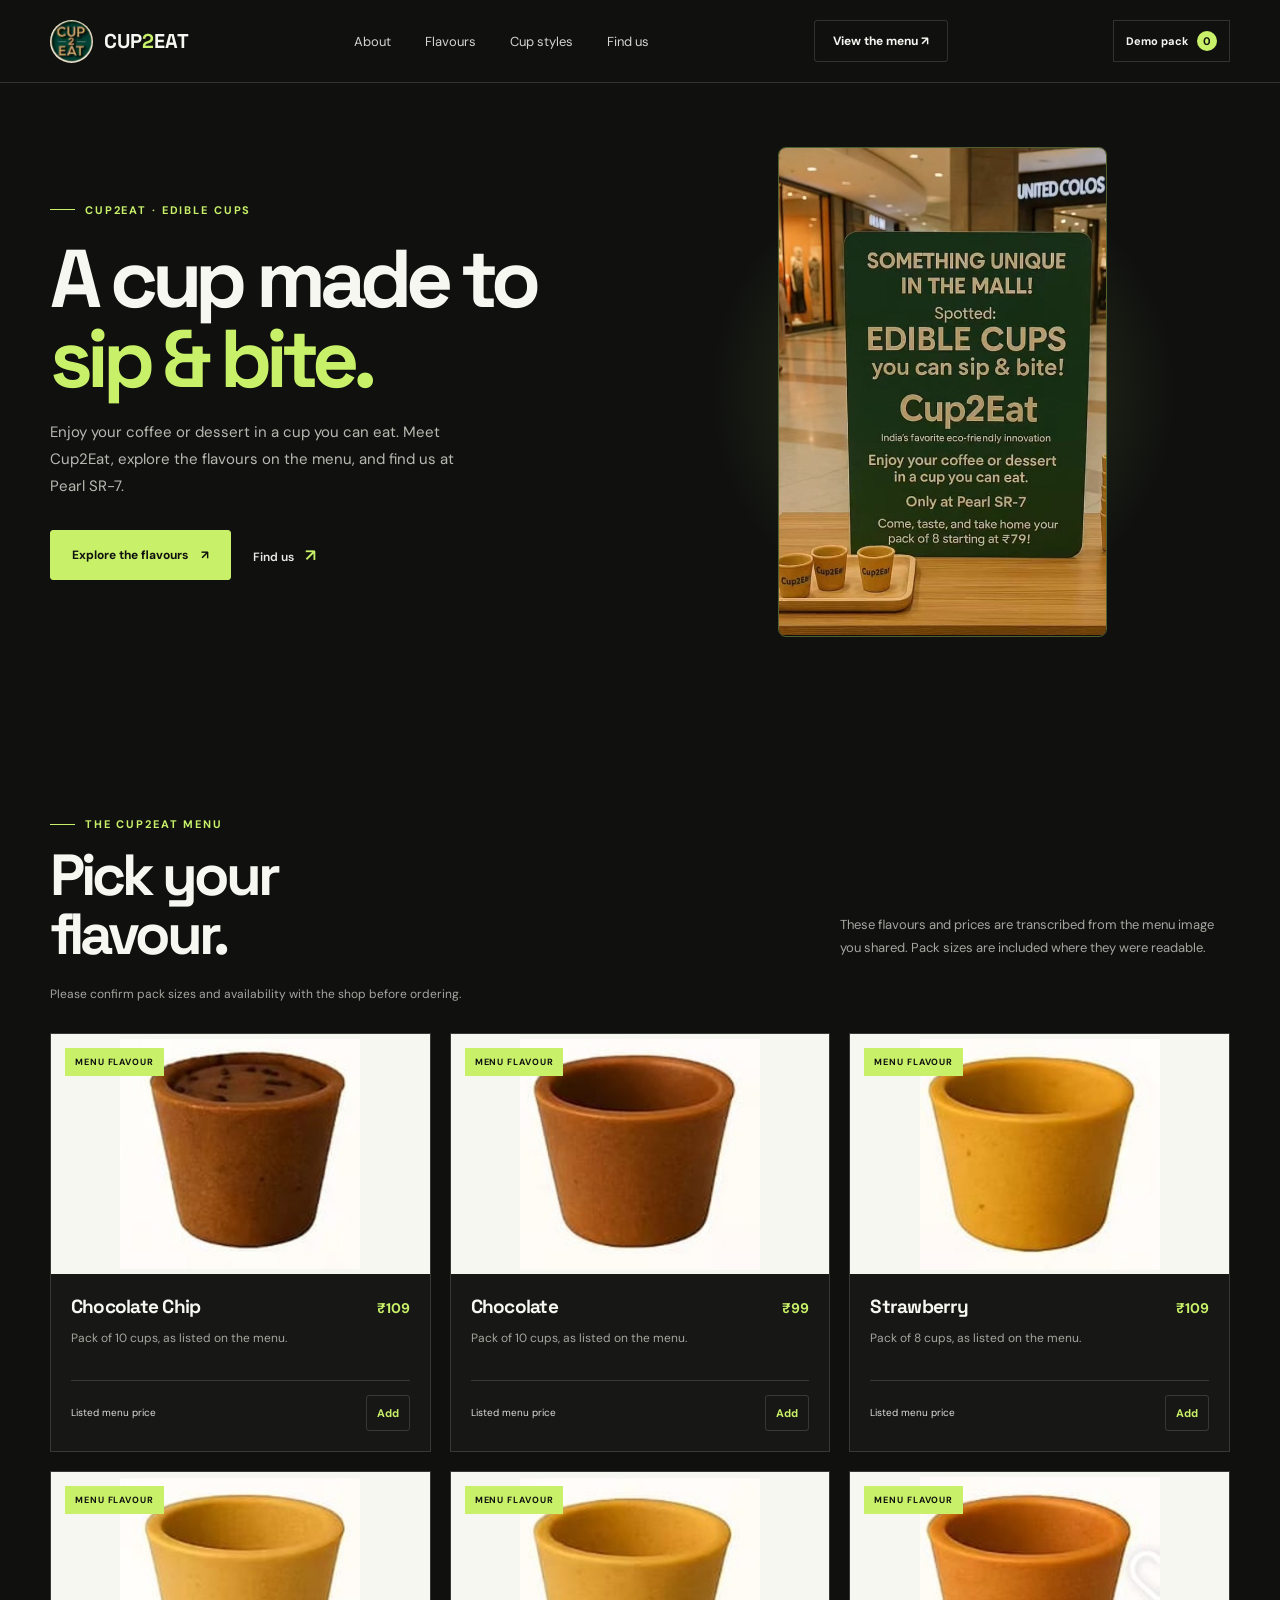
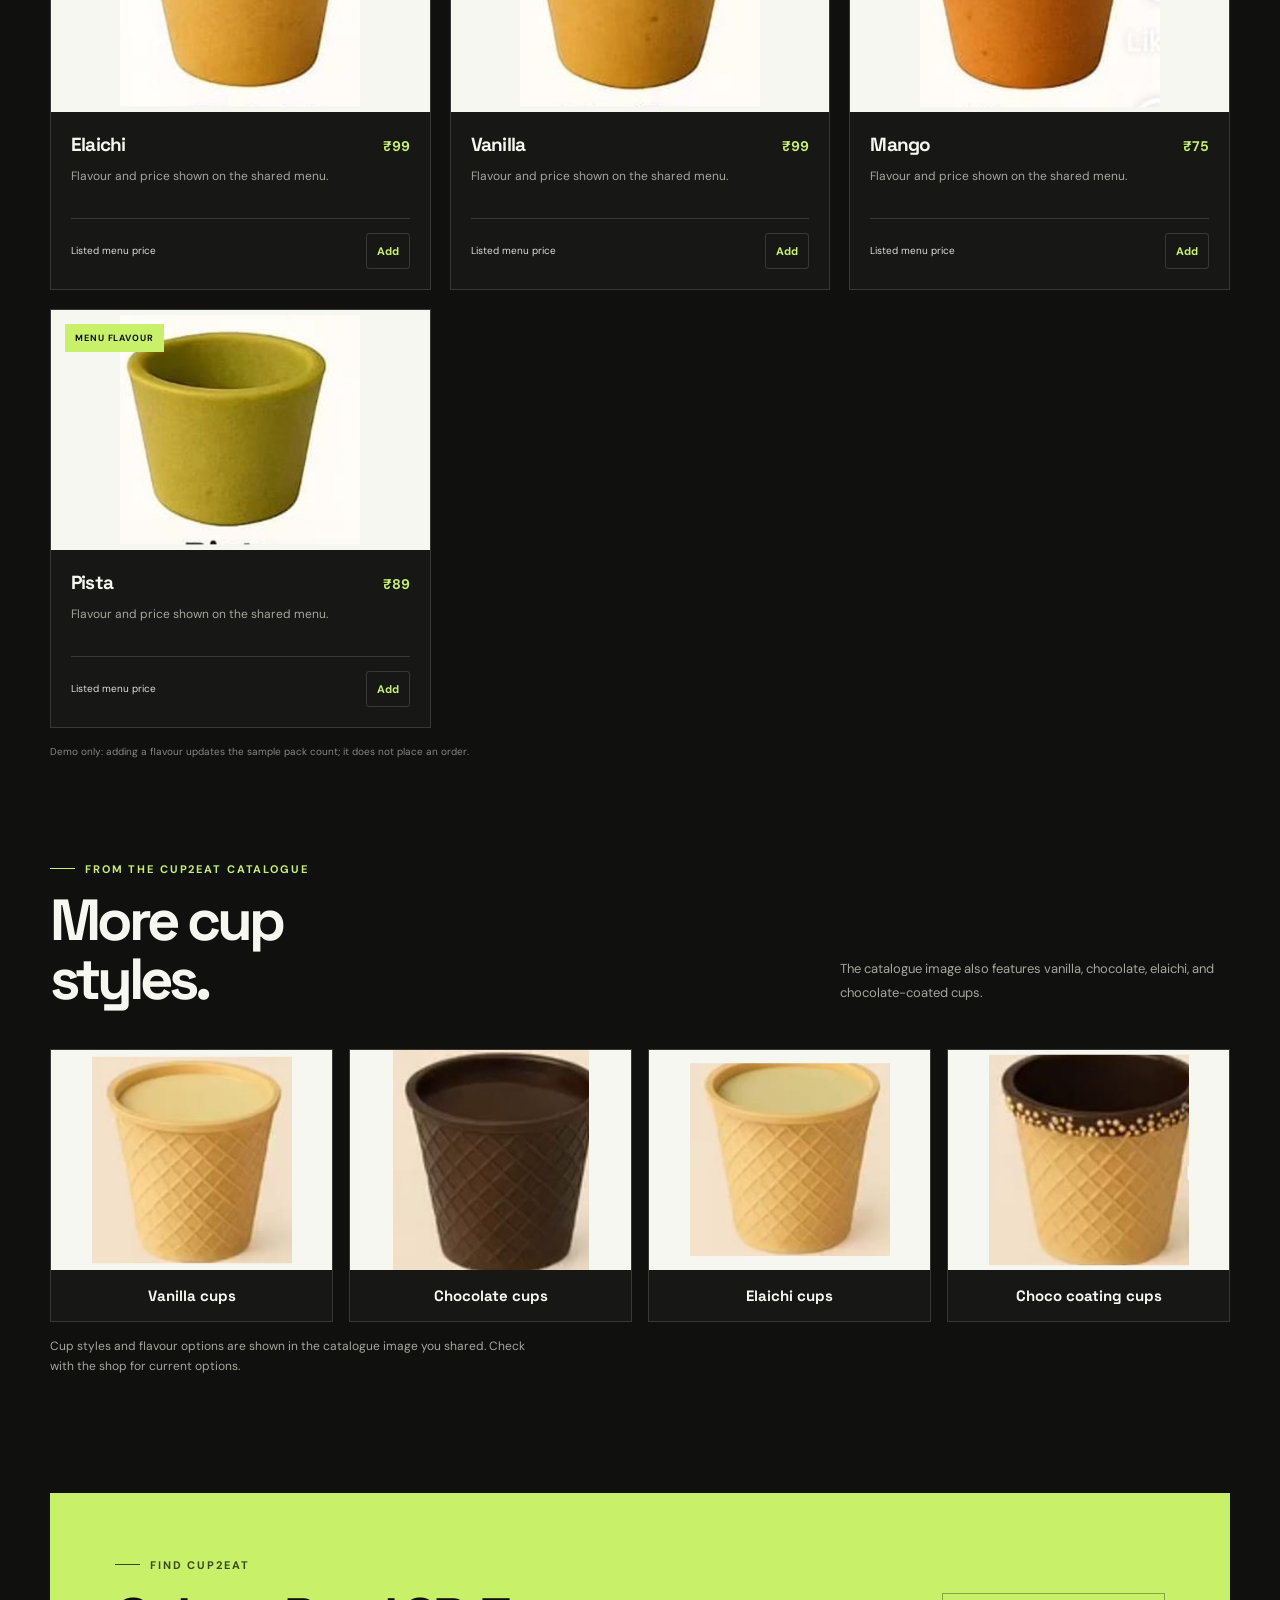
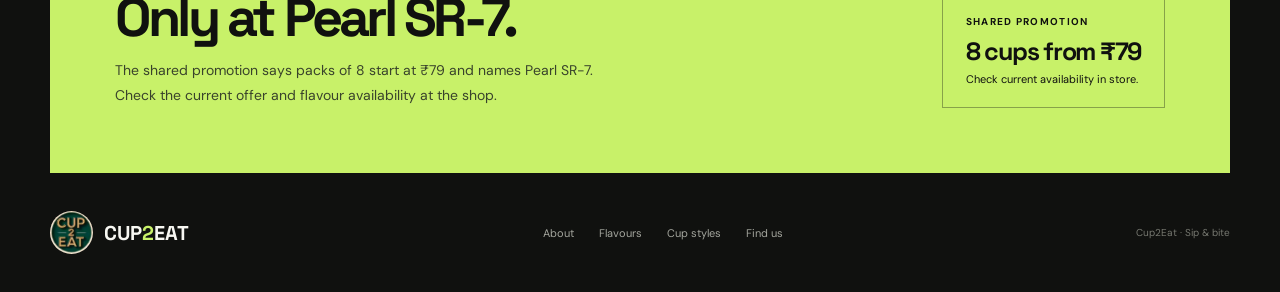
<file: index.html>
<!doctype html>
<html lang="en">
<head>
  <meta charset="utf-8">
  <meta name="viewport" content="width=device-width, initial-scale=1">
  <meta name="theme-color" content="#10110f">
  <meta name="description" content="Explore Cup2Eat edible cups, flavours, and menu prices. Find the featured pop-up at Pearl SR-7.">
  <title>Cup2Eat — Sip &amp; Bite</title>
  <link rel="preconnect" href="https://fonts.googleapis.com">
  <link rel="preconnect" href="https://fonts.gstatic.com" crossorigin>
  <link href="https://fonts.googleapis.com/css2?family=DM+Sans:wght@400;500;600;700&family=Space+Grotesk:wght@400;500;600;700&display=swap" rel="stylesheet">
  <link rel="stylesheet" href="style.css">
</head>
<body>
  <header>
    <div class="wrap nav">
      <a class="brand" href="index.html" aria-label="Cup2Eat home">
        <img src="assets/cup2eat-logo.jpg" alt="">
        <span class="brand-name">CUP<span>2</span>EAT</span>
      </a>
      <button class="menu-toggle" type="button" aria-label="Open menu" aria-expanded="false">☰</button>
      <nav class="nav-links" aria-label="Main navigation">
        <a href="about.html">About</a>
        <a href="flavours.html">Flavours</a>
        <a href="cup-styles.html">Cup styles</a>
        <a href="find-us.html">Find us</a>
      </nav>
      <a class="nav-cta" href="flavours.html">View the menu <span aria-hidden="true">↗</span></a>
      <a class="demo-pack" href="demo-pack.html" aria-label="View demo pack, 0 packs">Demo pack <span id="demo-order-count" aria-label="0 packs in demo pack">0</span></a>
    </div>
  </header>

  <main>
    <section class="wrap hero" id="story">
      <div class="hero-copy">
        <div class="eyebrow">Cup2Eat · edible cups</div>
        <h1>A cup made to<br><span>sip &amp; bite.</span></h1>
        <p>Enjoy your coffee or dessert in a cup you can eat. Meet Cup2Eat, explore the flavours on the menu, and find us at Pearl SR-7.</p>
        <div class="actions">
          <a class="button" href="flavours.html">Explore the flavours <span aria-hidden="true">↗</span></a>
          <a class="text-link" href="find-us.html">Find us <span aria-hidden="true">↗</span></a>
        </div>
      </div>
      <div class="hero-visual">
        <div class="hero-glow" aria-hidden="true"></div>
        <img class="hero-photo" src="assets/cup2eat-store-display.jpg" alt="Cup2Eat edible cups displayed at the Pearl SR-7 pop-up">
      </div>
    </section>

    <section class="wrap section" id="menu">
      <div class="section-heading">
        <div><div class="eyebrow">The Cup2Eat menu</div><h2>Pick your<br>flavour.</h2></div>
        <p>These flavours and prices are transcribed from the menu image you shared. Pack sizes are included where they were readable.</p>
      </div>
      <p class="price-note">Please confirm pack sizes and availability with the shop before ordering.</p>

      <div class="products">
        <article class="product-card">
          <div class="product-image"><img src="assets/cup2eat-chocolate-chip.jpg" alt="Chocolate chip edible cup"><span class="product-tag">Menu flavour</span></div>
          <div class="product-info">
            <div class="product-title"><h3>Chocolate Chip</h3><span>₹109</span></div>
            <p>Pack of 10 cups, as listed on the menu.</p>
            <div class="product-bottom"><span>Listed menu price</span><button type="button" data-add-product="Chocolate Chip" aria-label="Add Chocolate Chip to demo pack">Add</button></div>
          </div>
        </article>
        <article class="product-card">
          <div class="product-image"><img src="assets/cup2eat-chocolate.jpg" alt="Chocolate edible cup"><span class="product-tag">Menu flavour</span></div>
          <div class="product-info">
            <div class="product-title"><h3>Chocolate</h3><span>₹99</span></div>
            <p>Pack of 10 cups, as listed on the menu.</p>
            <div class="product-bottom"><span>Listed menu price</span><button type="button" data-add-product="Chocolate" aria-label="Add Chocolate to demo pack">Add</button></div>
          </div>
        </article>
        <article class="product-card">
          <div class="product-image"><img src="assets/cup2eat-strawberry.jpg" alt="Strawberry edible cup"><span class="product-tag">Menu flavour</span></div>
          <div class="product-info">
            <div class="product-title"><h3>Strawberry</h3><span>₹109</span></div>
            <p>Pack of 8 cups, as listed on the menu.</p>
            <div class="product-bottom"><span>Listed menu price</span><button type="button" data-add-product="Strawberry" aria-label="Add Strawberry to demo pack">Add</button></div>
          </div>
        </article>
        <article class="product-card">
          <div class="product-image"><img src="assets/cup2eat-elaichi.jpg" alt="Elaichi edible cup"><span class="product-tag">Menu flavour</span></div>
          <div class="product-info">
            <div class="product-title"><h3>Elaichi</h3><span>₹99</span></div>
            <p>Flavour and price shown on the shared menu.</p>
            <div class="product-bottom"><span>Listed menu price</span><button type="button" data-add-product="Elaichi" aria-label="Add Elaichi to demo pack">Add</button></div>
          </div>
        </article>
        <article class="product-card">
          <div class="product-image"><img src="assets/cup2eat-vanilla.jpg" alt="Vanilla edible cup"><span class="product-tag">Menu flavour</span></div>
          <div class="product-info">
            <div class="product-title"><h3>Vanilla</h3><span>₹99</span></div>
            <p>Flavour and price shown on the shared menu.</p>
            <div class="product-bottom"><span>Listed menu price</span><button type="button" data-add-product="Vanilla" aria-label="Add Vanilla to demo pack">Add</button></div>
          </div>
        </article>
        <article class="product-card">
          <div class="product-image"><img src="assets/cup2eat-mango.jpg" alt="Mango edible cup"><span class="product-tag">Menu flavour</span></div>
          <div class="product-info">
            <div class="product-title"><h3>Mango</h3><span>₹75</span></div>
            <p>Flavour and price shown on the shared menu.</p>
            <div class="product-bottom"><span>Listed menu price</span><button type="button" data-add-product="Mango" aria-label="Add Mango to demo pack">Add</button></div>
          </div>
        </article>
        <article class="product-card">
          <div class="product-image"><img src="assets/cup2eat-pista.jpg" alt="Pista edible cup"><span class="product-tag">Menu flavour</span></div>
          <div class="product-info">
            <div class="product-title"><h3>Pista</h3><span>₹89</span></div>
            <p>Flavour and price shown on the shared menu.</p>
            <div class="product-bottom"><span>Listed menu price</span><button type="button" data-add-product="Pista" aria-label="Add Pista to demo pack">Add</button></div>
          </div>
        </article>
      </div>
      <p class="demo-note">Demo only: adding a flavour updates the sample pack count; it does not place an order.</p>
    </section>

    <section class="wrap section catalogue" id="styles">
      <div class="section-heading">
        <div><div class="eyebrow">From the Cup2Eat catalogue</div><h2>More cup<br>styles.</h2></div>
        <p>The catalogue image also features vanilla, chocolate, elaichi, and chocolate-coated cups.</p>
      </div>
      <div class="catalog-grid">
        <article class="catalog-card"><img src="assets/cup2eat-vanilla-cup.jpg" alt="Vanilla cup with a waffle pattern"><h3>Vanilla cups</h3></article>
        <article class="catalog-card"><img src="assets/cup2eat-chocolate-cup.jpg" alt="Chocolate cup with a waffle pattern"><h3>Chocolate cups</h3></article>
        <article class="catalog-card"><img src="assets/cup2eat-elaichi-cup.jpg" alt="Elaichi cup with a waffle pattern"><h3>Elaichi cups</h3></article>
        <article class="catalog-card"><img src="assets/cup2eat-choco-coated-cup.jpg" alt="Chocolate-coated edible cup"><h3>Choco coating cups</h3></article>
      </div>
      <p class="catalogue-copy">Cup styles and flavour options are shown in the catalogue image you shared. Check with the shop for current options.</p>
    </section>

    <section class="wrap visit" id="visit">
      <div class="visit-grid">
        <div>
          <div class="eyebrow">Find Cup2Eat</div>
          <h2>Only at Pearl SR-7.</h2>
          <p>The shared promotion says packs of 8 start at ₹79 and names Pearl SR-7. Check the current offer and flavour availability at the shop.</p>
        </div>
        <div class="visit-offer"><span>Shared promotion</span><strong>8 cups from ₹79</strong><small>Check current availability in store.</small></div>
      </div>
    </section>
  </main>

  <footer>
    <div class="wrap footer-inner">
      <a class="brand" href="index.html" aria-label="Cup2Eat home">
        <img src="assets/cup2eat-logo.jpg" alt="">
        <span class="brand-name">CUP<span>2</span>EAT</span>
      </a>
      <div class="footer-links"><a href="about.html">About</a><a href="flavours.html">Flavours</a><a href="cup-styles.html">Cup styles</a><a href="find-us.html">Find us</a></div>
      <div class="copyright">Cup2Eat · Sip &amp; bite</div>
    </div>
  </footer>

  <div class="toast" role="status" aria-live="polite"></div>
  <script src="script.js" defer></script>
</body>
</html>
</file>
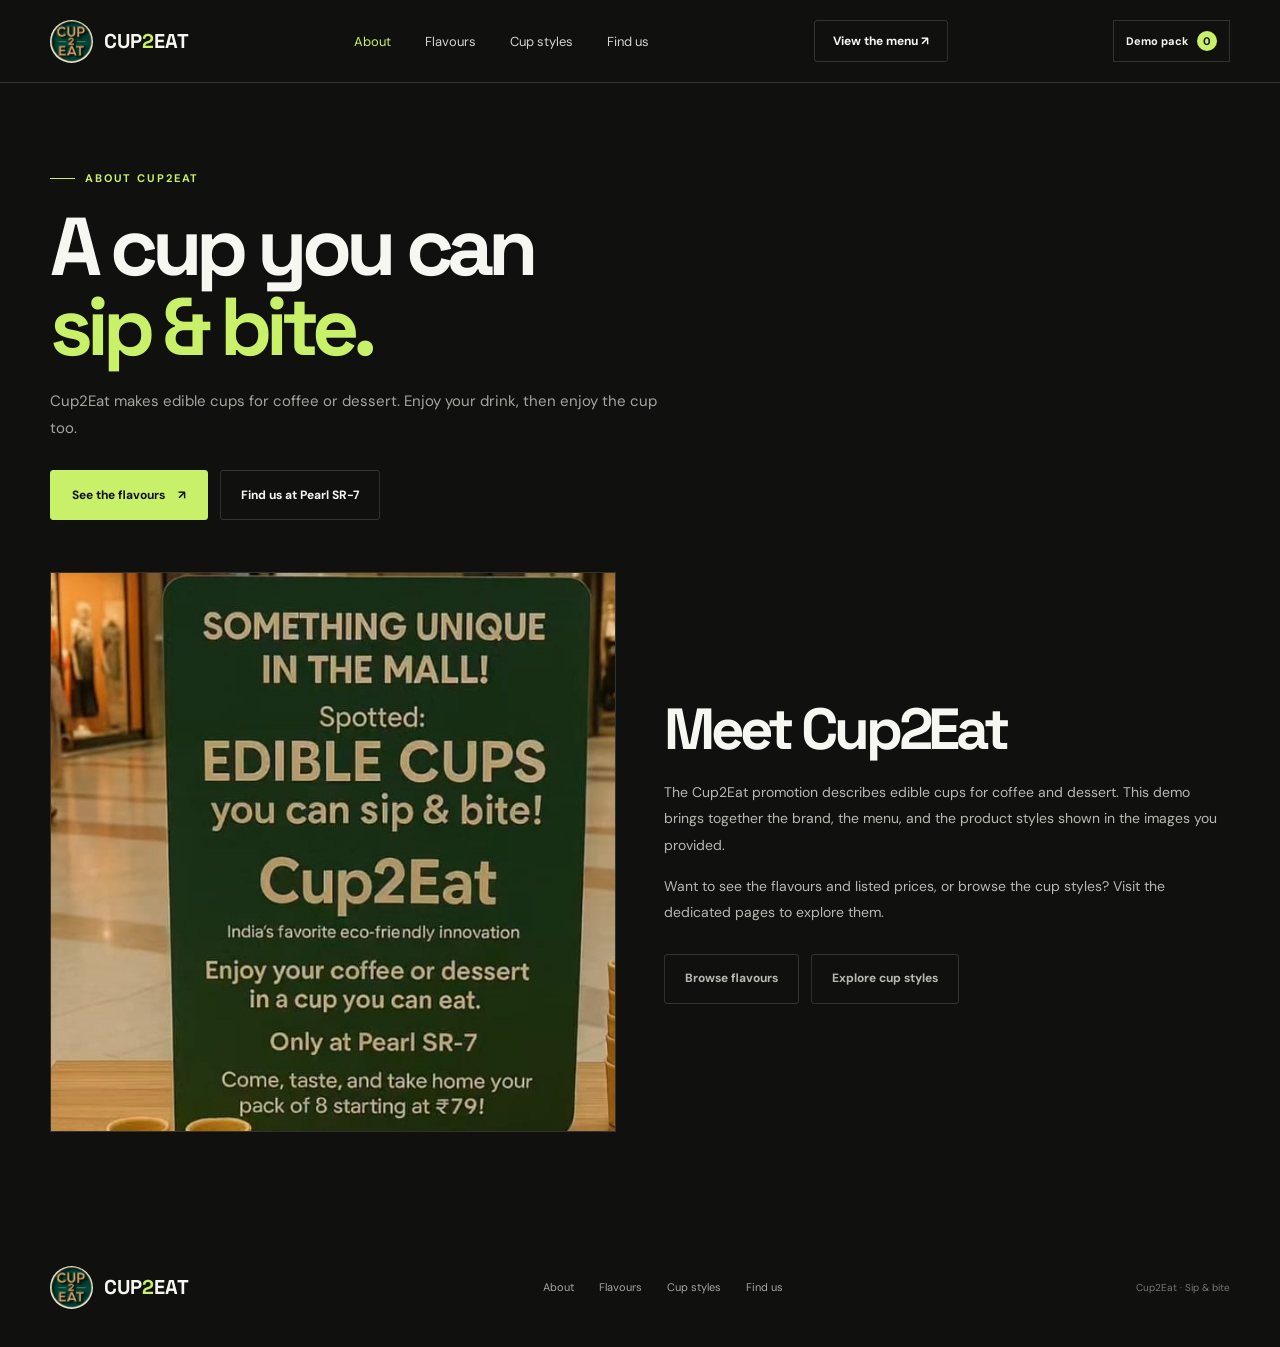
<file: about.html>
<!doctype html>
<html lang="en">
<head>
  <meta charset="utf-8">
  <meta name="viewport" content="width=device-width, initial-scale=1">
  <meta name="theme-color" content="#10110f">
  <meta name="description" content="Learn about Cup2Eat edible cups and the Pearl SR-7 pop-up.">
  <title>About Cup2Eat</title>
  <link rel="preconnect" href="https://fonts.googleapis.com">
  <link rel="preconnect" href="https://fonts.gstatic.com" crossorigin>
  <link href="https://fonts.googleapis.com/css2?family=DM+Sans:wght@400;500;600;700&family=Space+Grotesk:wght@400;500;600;700&display=swap" rel="stylesheet">
  <link rel="stylesheet" href="style.css">
</head>
<body>
  <header>
    <div class="wrap nav">
      <a class="brand" href="index.html" aria-label="Cup2Eat home"><img src="assets/cup2eat-logo.jpg" alt=""><span class="brand-name">CUP<span>2</span>EAT</span></a>
      <button class="menu-toggle" type="button" aria-label="Open menu" aria-expanded="false">☰</button>
      <nav class="nav-links" aria-label="Main navigation">
        <a href="about.html" aria-current="page">About</a><a href="flavours.html">Flavours</a><a href="cup-styles.html">Cup styles</a><a href="find-us.html">Find us</a>
      </nav>
      <a class="nav-cta" href="flavours.html">View the menu <span aria-hidden="true">↗</span></a>
      <a class="demo-pack" href="demo-pack.html" aria-label="View demo pack, 0 packs">Demo pack <span id="demo-order-count">0</span></a>
    </div>
  </header>
  <main>
    <section class="wrap page-hero">
      <div class="eyebrow">About Cup2Eat</div>
      <h1>A cup you can<br><span>sip &amp; bite.</span></h1>
      <p>Cup2Eat makes edible cups for coffee or dessert. Enjoy your drink, then enjoy the cup too.</p>
      <div class="page-cta-row"><a class="button" href="flavours.html">See the flavours <span aria-hidden="true">↗</span></a><a class="outline-button" href="find-us.html">Find us at Pearl SR-7</a></div>
    </section>
    <section class="wrap page-content story-layout">
      <div><img src="assets/cup2eat-store-display.jpg" alt="Cup2Eat edible cups displayed at the Pearl SR-7 pop-up"></div>
      <div class="story-copy">
        <h2>Meet Cup2Eat</h2>
        <p>The Cup2Eat promotion describes edible cups for coffee and dessert. This demo brings together the brand, the menu, and the product styles shown in the images you provided.</p>
        <p>Want to see the flavours and listed prices, or browse the cup styles? Visit the dedicated pages to explore them.</p>
        <div class="page-cta-row"><a class="outline-button" href="flavours.html">Browse flavours</a><a class="outline-button" href="cup-styles.html">Explore cup styles</a></div>
      </div>
    </section>
  </main>
  <footer><div class="wrap footer-inner">
    <a class="brand" href="index.html" aria-label="Cup2Eat home"><img src="assets/cup2eat-logo.jpg" alt=""><span class="brand-name">CUP<span>2</span>EAT</span></a>
    <div class="footer-links"><a href="about.html">About</a><a href="flavours.html">Flavours</a><a href="cup-styles.html">Cup styles</a><a href="find-us.html">Find us</a></div>
    <div class="copyright">Cup2Eat · Sip &amp; bite</div>
  </div></footer>
  <div class="toast" role="status" aria-live="polite"></div>
  <script src="script.js" defer></script>
</body>
</html>
</file>
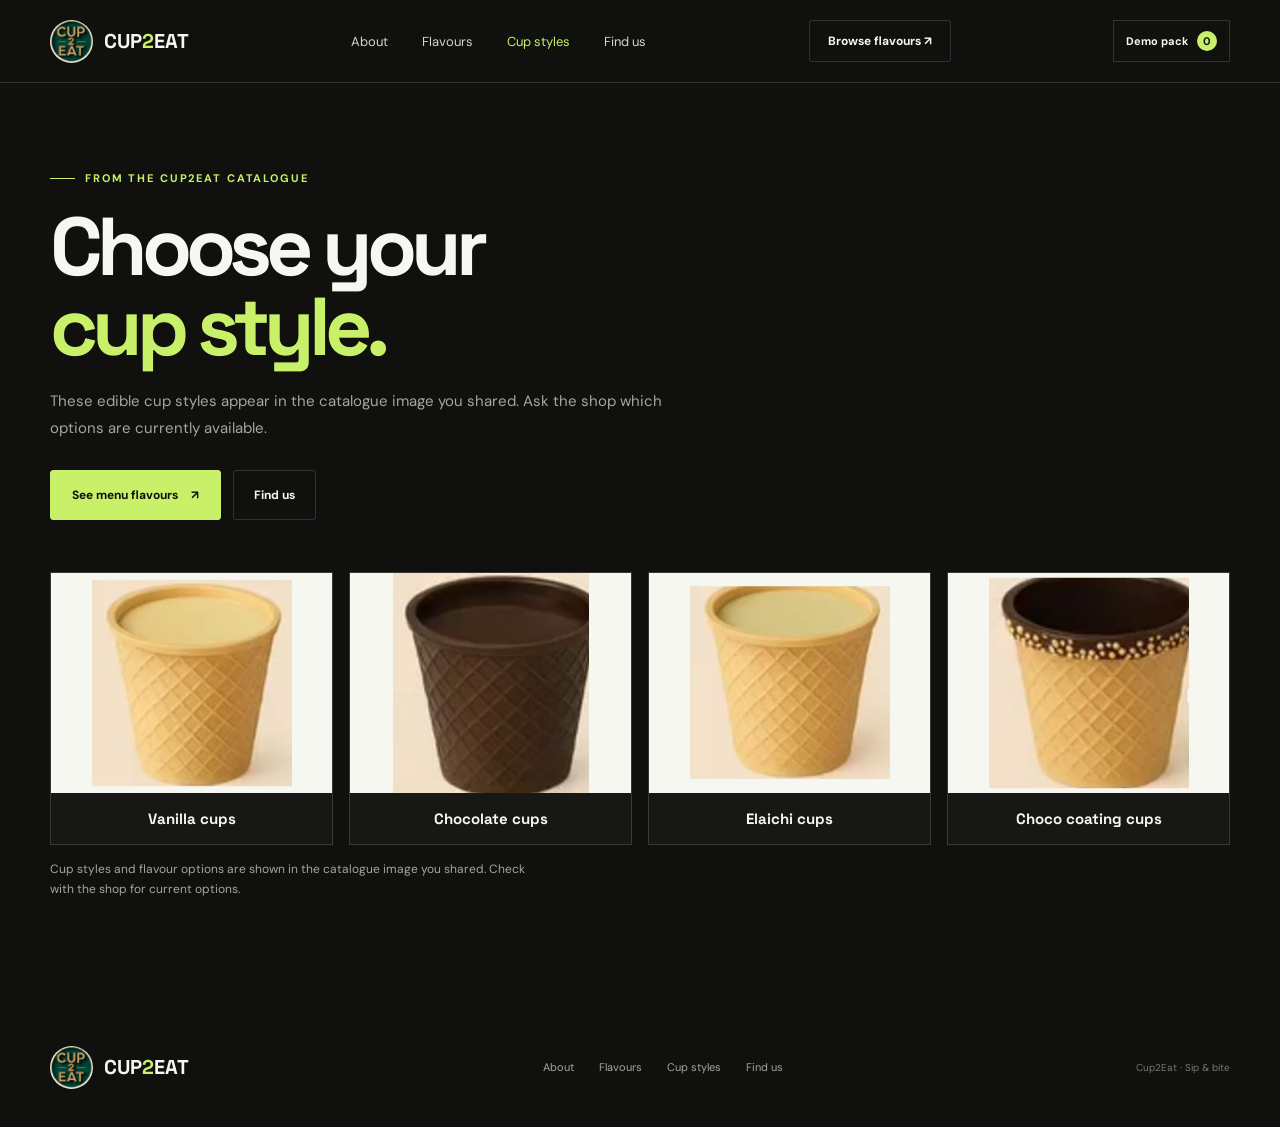
<file: cup-styles.html>
<!doctype html>
<html lang="en">
<head>
  <meta charset="utf-8">
  <meta name="viewport" content="width=device-width, initial-scale=1">
  <meta name="theme-color" content="#10110f">
  <meta name="description" content="Explore the edible cup styles shown in the Cup2Eat catalogue.">
  <title>Cup2Eat Cup Styles</title>
  <link rel="preconnect" href="https://fonts.googleapis.com">
  <link href="https://fonts.googleapis.com/css2?family=DM+Sans:wght@400;500;600;700&family=Space+Grotesk:wght@400;500;600;700&display=swap" rel="stylesheet">
  <link rel="stylesheet" href="style.css">
</head>
<body>
  <header>
    <div class="wrap nav">
      <a class="brand" href="index.html" aria-label="Cup2Eat home"><img src="assets/cup2eat-logo.jpg" alt=""><span class="brand-name">CUP<span>2</span>EAT</span></a>
      <button class="menu-toggle" type="button" aria-label="Open menu" aria-expanded="false">☰</button>
      <nav class="nav-links" aria-label="Main navigation">
        <a href="about.html">About</a><a href="flavours.html">Flavours</a><a href="cup-styles.html" aria-current="page">Cup styles</a><a href="find-us.html">Find us</a>
      </nav>
      <a class="nav-cta" href="flavours.html">Browse flavours <span aria-hidden="true">↗</span></a>
      <a class="demo-pack" href="demo-pack.html" aria-label="View demo pack, 0 packs">Demo pack <span id="demo-order-count">0</span></a>
    </div>
  </header>
  <main>
    <section class="wrap page-hero">
      <div class="eyebrow">From the Cup2Eat catalogue</div>
      <h1>Choose your<br><span>cup style.</span></h1>
      <p>These edible cup styles appear in the catalogue image you shared. Ask the shop which options are currently available.</p>
      <div class="page-cta-row"><a class="button" href="flavours.html">See menu flavours <span aria-hidden="true">↗</span></a><a class="outline-button" href="find-us.html">Find us</a></div>
    </section>
    <section class="wrap page-content">
      <div class="catalog-grid">
        <article class="catalog-card"><img src="assets/cup2eat-vanilla-cup.jpg" alt="Vanilla cup with a waffle pattern"><h3>Vanilla cups</h3></article>
        <article class="catalog-card"><img src="assets/cup2eat-chocolate-cup.jpg" alt="Chocolate cup with a waffle pattern"><h3>Chocolate cups</h3></article>
        <article class="catalog-card"><img src="assets/cup2eat-elaichi-cup.jpg" alt="Elaichi cup with a waffle pattern"><h3>Elaichi cups</h3></article>
        <article class="catalog-card"><img src="assets/cup2eat-choco-coated-cup.jpg" alt="Chocolate-coated edible cup"><h3>Choco coating cups</h3></article>
      </div>
      <p class="catalogue-copy">Cup styles and flavour options are shown in the catalogue image you shared. Check with the shop for current options.</p>
    </section>
  </main>
  <footer><div class="wrap footer-inner">
    <a class="brand" href="index.html" aria-label="Cup2Eat home"><img src="assets/cup2eat-logo.jpg" alt=""><span class="brand-name">CUP<span>2</span>EAT</span></a>
    <div class="footer-links"><a href="about.html">About</a><a href="flavours.html">Flavours</a><a href="cup-styles.html">Cup styles</a><a href="find-us.html">Find us</a></div>
    <div class="copyright">Cup2Eat · Sip &amp; bite</div>
  </div></footer>
  <div class="toast" role="status" aria-live="polite"></div>
  <script src="script.js" defer></script>
</body>
</html>
</file>
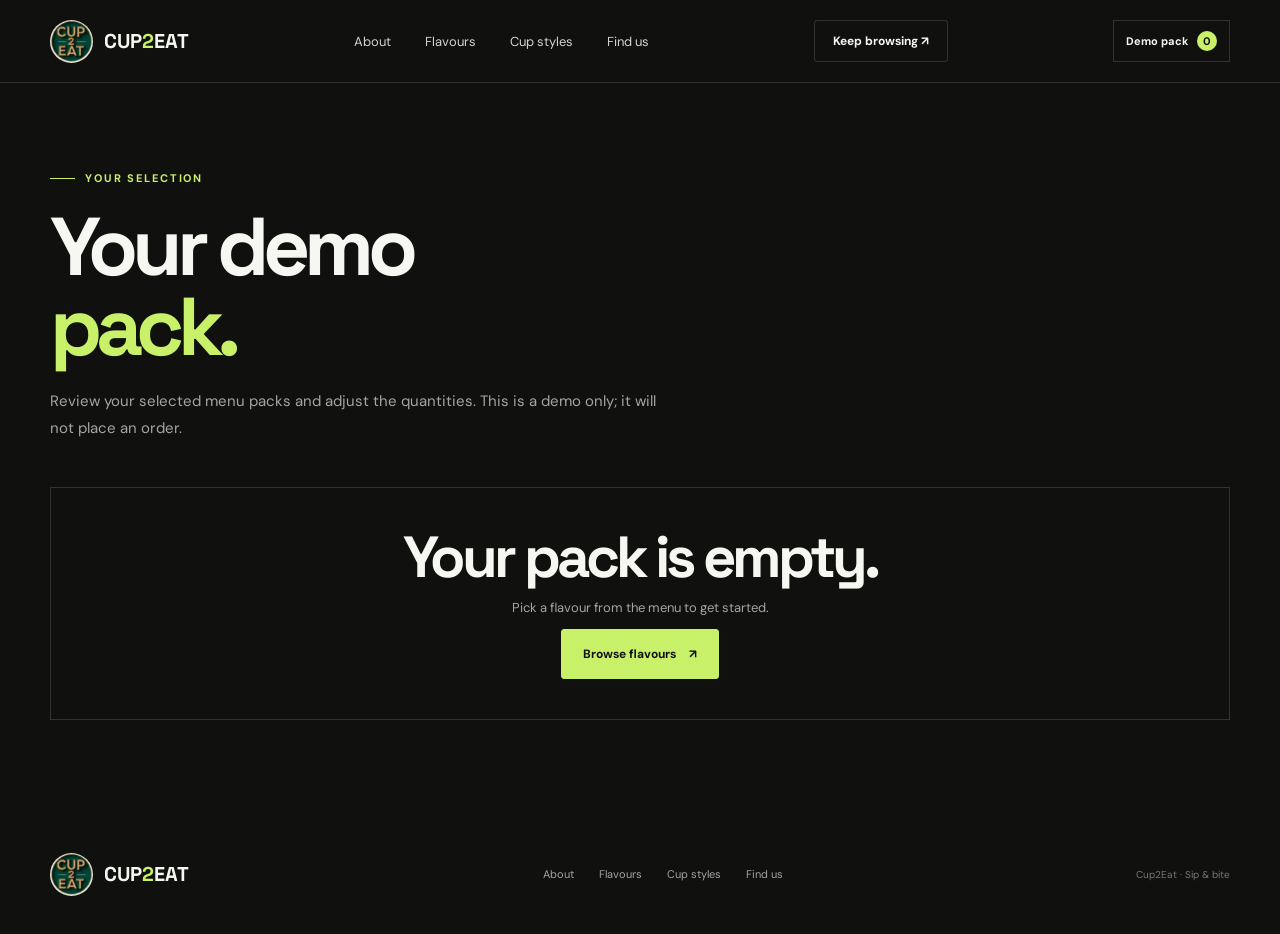
<file: demo-pack.html>
<!doctype html>
<html lang="en">
<head>
  <meta charset="utf-8">
  <meta name="viewport" content="width=device-width, initial-scale=1">
  <meta name="theme-color" content="#10110f">
  <meta name="description" content="Review and adjust your Cup2Eat demo pack.">
  <title>Your Cup2Eat Demo Pack</title>
  <link rel="preconnect" href="https://fonts.googleapis.com">
  <link href="https://fonts.googleapis.com/css2?family=DM+Sans:wght@400;500;600;700&family=Space+Grotesk:wght@400;500;600;700&display=swap" rel="stylesheet">
  <link rel="stylesheet" href="style.css">
</head>
<body>
  <header>
    <div class="wrap nav">
      <a class="brand" href="index.html" aria-label="Cup2Eat home"><img src="assets/cup2eat-logo.jpg" alt=""><span class="brand-name">CUP<span>2</span>EAT</span></a>
      <button class="menu-toggle" type="button" aria-label="Open menu" aria-expanded="false">☰</button>
      <nav class="nav-links" aria-label="Main navigation">
        <a href="about.html">About</a><a href="flavours.html">Flavours</a><a href="cup-styles.html">Cup styles</a><a href="find-us.html">Find us</a>
      </nav>
      <a class="nav-cta" href="flavours.html">Keep browsing <span aria-hidden="true">↗</span></a>
      <a class="demo-pack" href="demo-pack.html" aria-label="Demo pack, 0 packs">Demo pack <span id="demo-order-count">0</span></a>
    </div>
  </header>
  <main>
    <section class="wrap page-hero page-hero-compact">
      <div class="eyebrow">Your selection</div>
      <h1>Your demo<br><span>pack.</span></h1>
      <p>Review your selected menu packs and adjust the quantities. This is a demo only; it will not place an order.</p>
    </section>
    <section class="wrap pack-content">
      <div class="empty-pack" id="demo-pack-empty" hidden>
        <h2>Your pack is empty.</h2>
        <p>Pick a flavour from the menu to get started.</p>
        <a class="button" href="flavours.html">Browse flavours <span aria-hidden="true">↗</span></a>
      </div>
      <div id="demo-pack-content" hidden>
        <div class="pack-list" id="demo-pack-items"></div>
        <div class="pack-summary"><p>Demo pack total <small>(menu prices)</small></p><strong id="demo-pack-total">₹0</strong></div>
        <div class="pack-actions">
          <a class="button" href="flavours.html">Add more flavours <span aria-hidden="true">↗</span></a>
          <button class="clear-pack" id="clear-demo-pack" type="button">Clear pack</button>
        </div>
      </div>
    </section>
  </main>
  <footer><div class="wrap footer-inner">
    <a class="brand" href="index.html" aria-label="Cup2Eat home"><img src="assets/cup2eat-logo.jpg" alt=""><span class="brand-name">CUP<span>2</span>EAT</span></a>
    <div class="footer-links"><a href="about.html">About</a><a href="flavours.html">Flavours</a><a href="cup-styles.html">Cup styles</a><a href="find-us.html">Find us</a></div>
    <div class="copyright">Cup2Eat · Sip &amp; bite</div>
  </div></footer>
  <div class="toast" role="status" aria-live="polite"></div>
  <script src="script.js" defer></script>
</body>
</html>
</file>
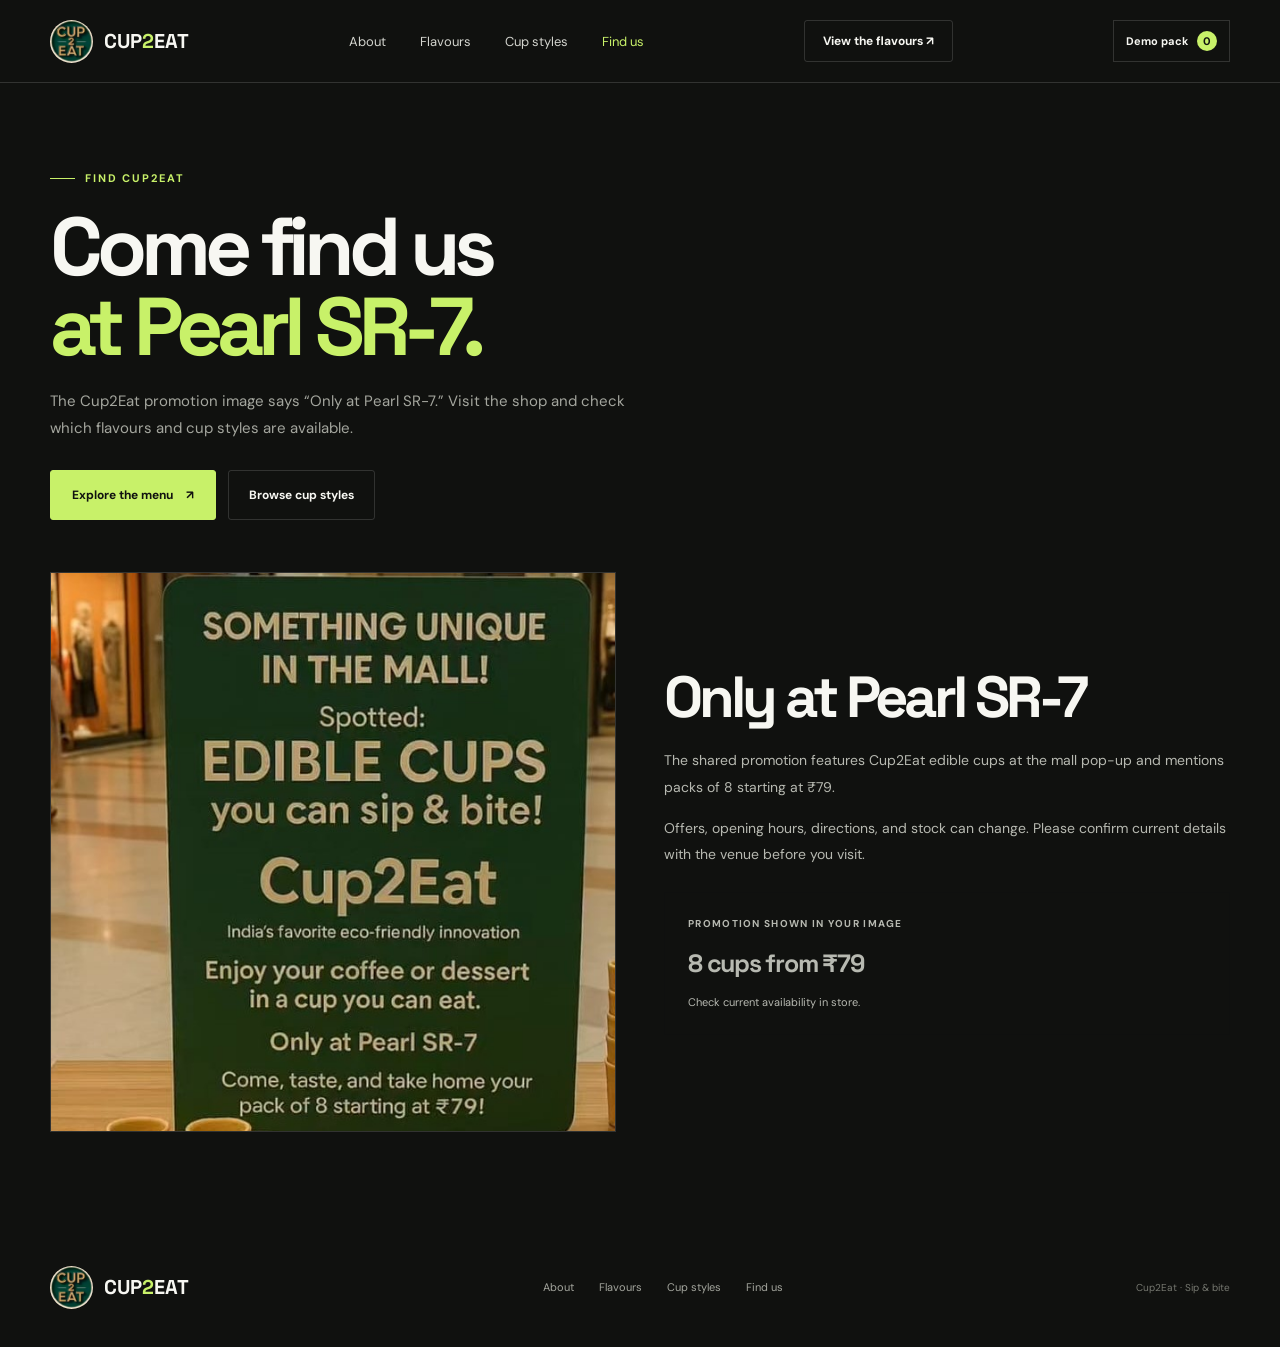
<file: find-us.html>
<!doctype html>
<html lang="en">
<head>
  <meta charset="utf-8">
  <meta name="viewport" content="width=device-width, initial-scale=1">
  <meta name="theme-color" content="#10110f">
  <meta name="description" content="Find the Cup2Eat pop-up at Pearl SR-7 and check the featured promotion.">
  <title>Find Cup2Eat</title>
  <link rel="preconnect" href="https://fonts.googleapis.com">
  <link href="https://fonts.googleapis.com/css2?family=DM+Sans:wght@400;500;600;700&family=Space+Grotesk:wght@400;500;600;700&display=swap" rel="stylesheet">
  <link rel="stylesheet" href="style.css">
</head>
<body>
  <header>
    <div class="wrap nav">
      <a class="brand" href="index.html" aria-label="Cup2Eat home"><img src="assets/cup2eat-logo.jpg" alt=""><span class="brand-name">CUP<span>2</span>EAT</span></a>
      <button class="menu-toggle" type="button" aria-label="Open menu" aria-expanded="false">☰</button>
      <nav class="nav-links" aria-label="Main navigation">
        <a href="about.html">About</a><a href="flavours.html">Flavours</a><a href="cup-styles.html">Cup styles</a><a href="find-us.html" aria-current="page">Find us</a>
      </nav>
      <a class="nav-cta" href="flavours.html">View the flavours <span aria-hidden="true">↗</span></a>
      <a class="demo-pack" href="demo-pack.html" aria-label="View demo pack, 0 packs">Demo pack <span id="demo-order-count">0</span></a>
    </div>
  </header>
  <main>
    <section class="wrap page-hero">
      <div class="eyebrow">Find Cup2Eat</div>
      <h1>Come find us<br><span>at Pearl SR-7.</span></h1>
      <p>The Cup2Eat promotion image says “Only at Pearl SR-7.” Visit the shop and check which flavours and cup styles are available.</p>
      <div class="page-cta-row"><a class="button" href="flavours.html">Explore the menu <span aria-hidden="true">↗</span></a><a class="outline-button" href="cup-styles.html">Browse cup styles</a></div>
    </section>
    <section class="wrap page-content story-layout">
      <div><img src="assets/cup2eat-store-display.jpg" alt="Cup2Eat pop-up display and promotion at Pearl SR-7"></div>
      <div class="story-copy">
        <h2>Only at Pearl SR-7</h2>
        <p>The shared promotion features Cup2Eat edible cups at the mall pop-up and mentions packs of 8 starting at ₹79.</p>
        <p>Offers, opening hours, directions, and stock can change. Please confirm current details with the venue before you visit.</p>
        <div class="visit-offer page-offer"><span>Promotion shown in your image</span><strong>8 cups from ₹79</strong><small>Check current availability in store.</small></div>
      </div>
    </section>
  </main>
  <footer><div class="wrap footer-inner">
    <a class="brand" href="index.html" aria-label="Cup2Eat home"><img src="assets/cup2eat-logo.jpg" alt=""><span class="brand-name">CUP<span>2</span>EAT</span></a>
    <div class="footer-links"><a href="about.html">About</a><a href="flavours.html">Flavours</a><a href="cup-styles.html">Cup styles</a><a href="find-us.html">Find us</a></div>
    <div class="copyright">Cup2Eat · Sip &amp; bite</div>
  </div></footer>
  <div class="toast" role="status" aria-live="polite"></div>
  <script src="script.js" defer></script>
</body>
</html>
</file>
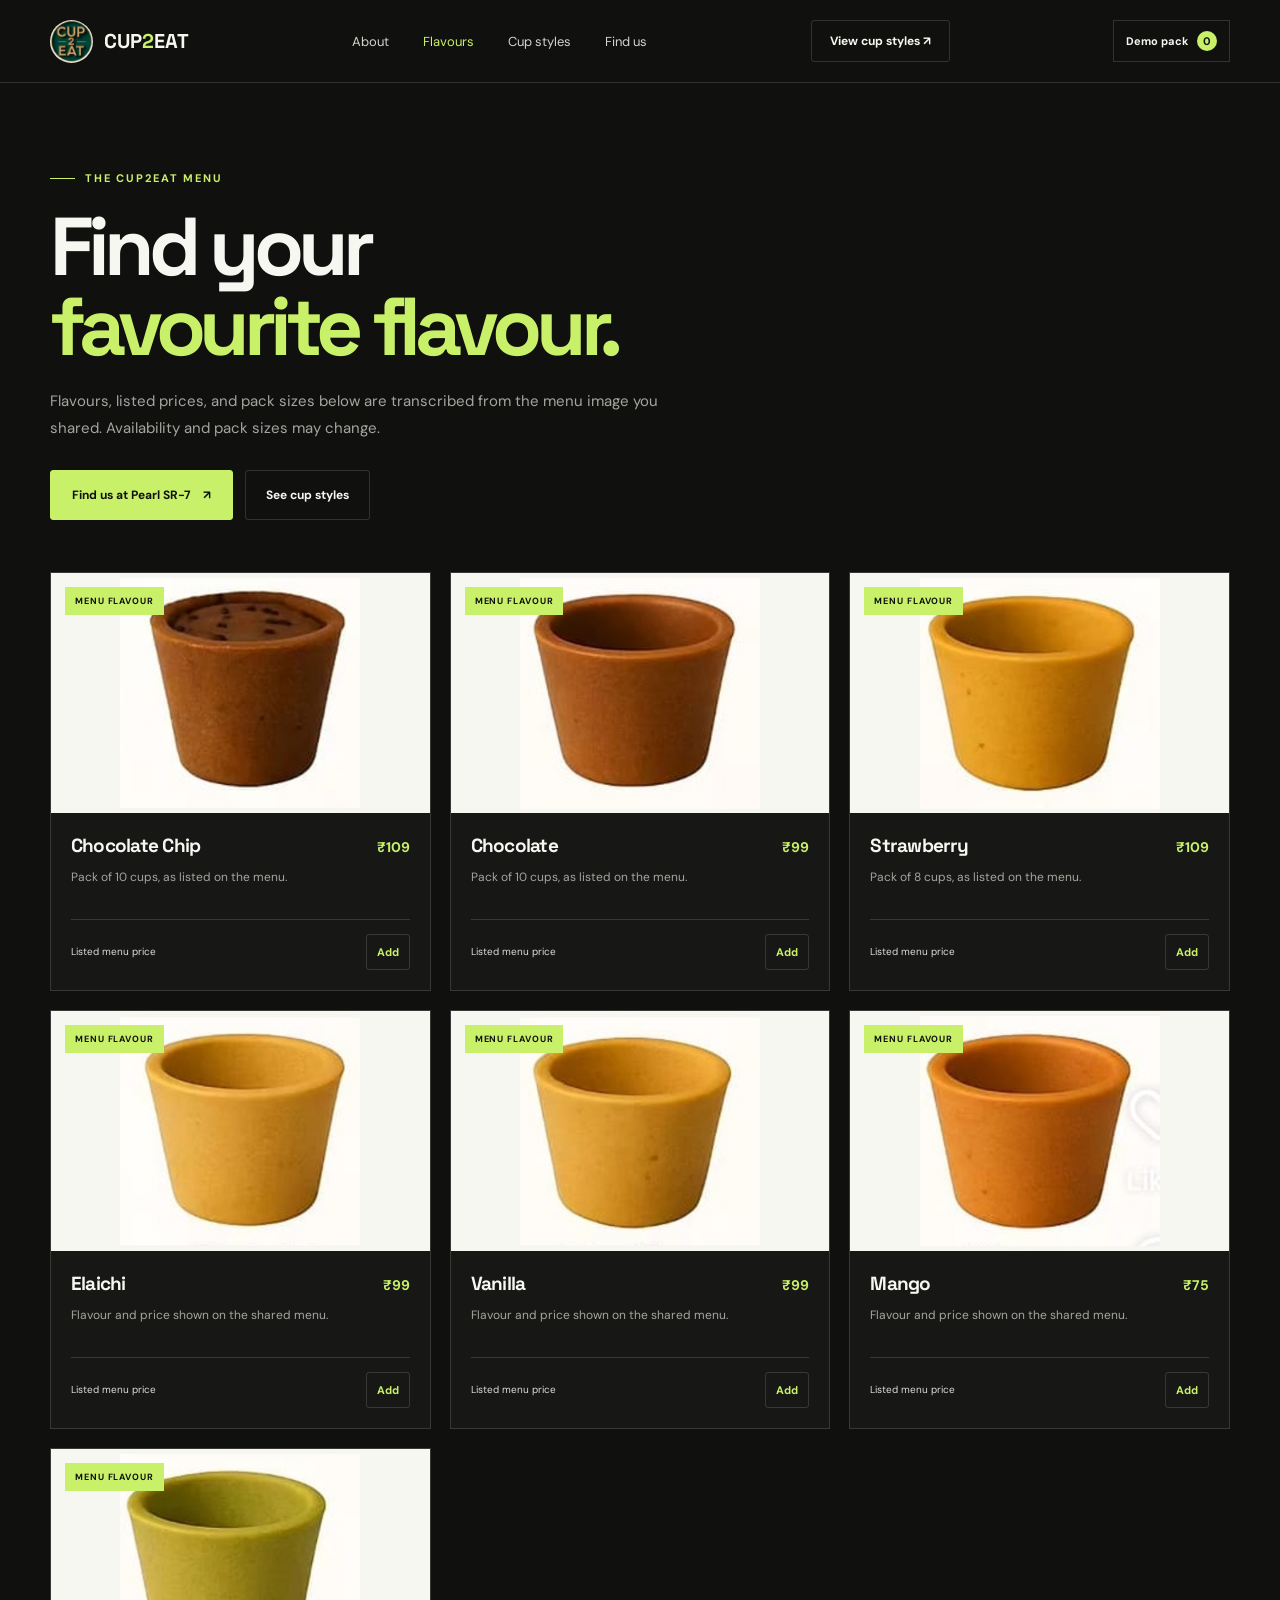
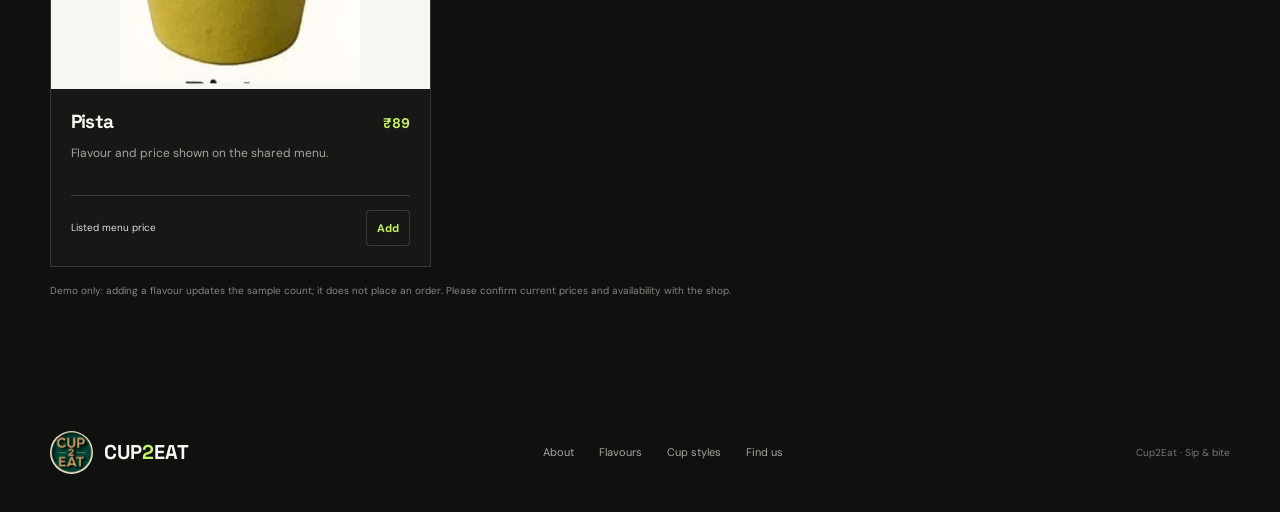
<file: flavours.html>
<!doctype html>
<html lang="en">
<head>
  <meta charset="utf-8">
  <meta name="viewport" content="width=device-width, initial-scale=1">
  <meta name="theme-color" content="#10110f">
  <meta name="description" content="Browse Cup2Eat edible cup flavours and prices from the supplied menu.">
  <title>Cup2Eat Flavours</title>
  <link rel="preconnect" href="https://fonts.googleapis.com">
  <link href="https://fonts.googleapis.com/css2?family=DM+Sans:wght@400;500;600;700&family=Space+Grotesk:wght@400;500;600;700&display=swap" rel="stylesheet">
  <link rel="stylesheet" href="style.css">
</head>
<body>
  <header>
    <div class="wrap nav">
      <a class="brand" href="index.html" aria-label="Cup2Eat home"><img src="assets/cup2eat-logo.jpg" alt=""><span class="brand-name">CUP<span>2</span>EAT</span></a>
      <button class="menu-toggle" type="button" aria-label="Open menu" aria-expanded="false">☰</button>
      <nav class="nav-links" aria-label="Main navigation">
        <a href="about.html">About</a><a href="flavours.html" aria-current="page">Flavours</a><a href="cup-styles.html">Cup styles</a><a href="find-us.html">Find us</a>
      </nav>
      <a class="nav-cta" href="cup-styles.html">View cup styles <span aria-hidden="true">↗</span></a>
      <a class="demo-pack" href="demo-pack.html" aria-label="Demo pack, 0 packs">Demo pack <span id="demo-order-count" aria-label="0 packs in demo pack">0</span></a>
    </div>
  </header>
  <main>
    <section class="wrap page-hero">
      <div class="eyebrow">The Cup2Eat menu</div>
      <h1>Find your<br><span>favourite flavour.</span></h1>
      <p>Flavours, listed prices, and pack sizes below are transcribed from the menu image you shared. Availability and pack sizes may change.</p>
      <div class="page-cta-row"><a class="button" href="find-us.html">Find us at Pearl SR-7 <span aria-hidden="true">↗</span></a><a class="outline-button" href="cup-styles.html">See cup styles</a></div>
    </section>
    <section class="wrap page-content">
      <div class="products">
        <article class="product-card"><div class="product-image"><img src="assets/cup2eat-chocolate-chip.jpg" alt="Chocolate chip edible cup"><span class="product-tag">Menu flavour</span></div><div class="product-info"><div class="product-title"><h3>Chocolate Chip</h3><span>₹109</span></div><p>Pack of 10 cups, as listed on the menu.</p><div class="product-bottom"><span>Listed menu price</span><button type="button" data-add-product="Chocolate Chip" aria-label="Add Chocolate Chip to demo pack">Add</button></div></div></article>
        <article class="product-card"><div class="product-image"><img src="assets/cup2eat-chocolate.jpg" alt="Chocolate edible cup"><span class="product-tag">Menu flavour</span></div><div class="product-info"><div class="product-title"><h3>Chocolate</h3><span>₹99</span></div><p>Pack of 10 cups, as listed on the menu.</p><div class="product-bottom"><span>Listed menu price</span><button type="button" data-add-product="Chocolate" aria-label="Add Chocolate to demo pack">Add</button></div></div></article>
        <article class="product-card"><div class="product-image"><img src="assets/cup2eat-strawberry.jpg" alt="Strawberry edible cup"><span class="product-tag">Menu flavour</span></div><div class="product-info"><div class="product-title"><h3>Strawberry</h3><span>₹109</span></div><p>Pack of 8 cups, as listed on the menu.</p><div class="product-bottom"><span>Listed menu price</span><button type="button" data-add-product="Strawberry" aria-label="Add Strawberry to demo pack">Add</button></div></div></article>
        <article class="product-card"><div class="product-image"><img src="assets/cup2eat-elaichi.jpg" alt="Elaichi edible cup"><span class="product-tag">Menu flavour</span></div><div class="product-info"><div class="product-title"><h3>Elaichi</h3><span>₹99</span></div><p>Flavour and price shown on the shared menu.</p><div class="product-bottom"><span>Listed menu price</span><button type="button" data-add-product="Elaichi" aria-label="Add Elaichi to demo pack">Add</button></div></div></article>
        <article class="product-card"><div class="product-image"><img src="assets/cup2eat-vanilla.jpg" alt="Vanilla edible cup"><span class="product-tag">Menu flavour</span></div><div class="product-info"><div class="product-title"><h3>Vanilla</h3><span>₹99</span></div><p>Flavour and price shown on the shared menu.</p><div class="product-bottom"><span>Listed menu price</span><button type="button" data-add-product="Vanilla" aria-label="Add Vanilla to demo pack">Add</button></div></div></article>
        <article class="product-card"><div class="product-image"><img src="assets/cup2eat-mango.jpg" alt="Mango edible cup"><span class="product-tag">Menu flavour</span></div><div class="product-info"><div class="product-title"><h3>Mango</h3><span>₹75</span></div><p>Flavour and price shown on the shared menu.</p><div class="product-bottom"><span>Listed menu price</span><button type="button" data-add-product="Mango" aria-label="Add Mango to demo pack">Add</button></div></div></article>
        <article class="product-card"><div class="product-image"><img src="assets/cup2eat-pista.jpg" alt="Pista edible cup"><span class="product-tag">Menu flavour</span></div><div class="product-info"><div class="product-title"><h3>Pista</h3><span>₹89</span></div><p>Flavour and price shown on the shared menu.</p><div class="product-bottom"><span>Listed menu price</span><button type="button" data-add-product="Pista" aria-label="Add Pista to demo pack">Add</button></div></div></article>
      </div>
      <p class="demo-note">Demo only: adding a flavour updates the sample count; it does not place an order. Please confirm current prices and availability with the shop.</p>
    </section>
  </main>
  <footer><div class="wrap footer-inner">
    <a class="brand" href="index.html" aria-label="Cup2Eat home"><img src="assets/cup2eat-logo.jpg" alt=""><span class="brand-name">CUP<span>2</span>EAT</span></a>
    <div class="footer-links"><a href="about.html">About</a><a href="flavours.html">Flavours</a><a href="cup-styles.html">Cup styles</a><a href="find-us.html">Find us</a></div>
    <div class="copyright">Cup2Eat · Sip &amp; bite</div>
  </div></footer>
  <div class="toast" role="status" aria-live="polite"></div>
  <script src="script.js" defer></script>
</body>
</html>
</file>
<file: style.css>
:root {
  color-scheme: dark;
  --ink: #10110f;
  --paper: #f7f7f2;
  --lime: #c8f169;
  --muted: #a4a69e;
  --line: rgba(255, 255, 255, .14);
  --display: "Space Grotesk", sans-serif;
  --body: "DM Sans", sans-serif;
}

* { box-sizing: border-box; }
html { scroll-behavior: smooth; }
body { margin: 0; background: var(--ink); color: var(--paper); font-family: var(--body); }
a { color: inherit; text-decoration: none; }
button { font: inherit; }
img { display: block; max-width: 100%; }
h1, h2, h3, p { margin-top: 0; }
.wrap { width: min(1180px, calc(100% - 64px)); margin: 0 auto; }

.announcement {
  padding: 10px 20px;
  background: var(--lime);
  color: var(--ink);
  text-align: center;
  font-size: 11px;
  font-weight: 700;
  letter-spacing: .12em;
  text-transform: uppercase;
}

header { position: relative; z-index: 3; border-bottom: 1px solid var(--line); }
.nav { min-height: 82px; display: flex; align-items: center; justify-content: space-between; gap: 30px; }
.brand { display: inline-flex; align-items: center; gap: 11px; font-family: var(--display); font-size: 20px; font-weight: 700; white-space: nowrap; }
.brand img { width: 43px; height: 43px; border-radius: 50%; object-fit: cover; }
.brand-name span { color: var(--lime); }
.nav-links { display: flex; align-items: center; gap: 34px; color: #d3d4ce; font-size: 13px; }
.nav-links a:hover, .footer-links a:hover { color: var(--lime); }
.nav-cta { padding: 12px 18px; border: 1px solid var(--line); border-radius: 3px; font-size: 12px; font-weight: 700; transition: .2s ease; }
.nav-cta:hover { color: var(--ink); background: var(--lime); border-color: var(--lime); }
.demo-pack { display: inline-flex; align-items: center; gap: 9px; padding: 10px 12px; border: 1px solid var(--line); font-size: 11px; font-weight: 700; white-space: nowrap; }
.demo-pack span { min-width: 20px; min-height: 20px; display: grid; place-items: center; border-radius: 50%; background: var(--lime); color: var(--ink); }
.menu-toggle { display: none; background: none; color: var(--paper); border: 0; font-size: 25px; cursor: pointer; }

.hero { min-height: 630px; display: grid; grid-template-columns: 1fr 1fr; align-items: center; gap: 30px; padding-top: 40px; padding-bottom: 53px; }
.eyebrow { display: flex; align-items: center; gap: 10px; color: var(--lime); font-size: 11px; font-weight: 700; letter-spacing: .17em; text-transform: uppercase; }
.eyebrow::before { content: ""; width: 25px; height: 1px; background: currentColor; }
h1 { max-width: 580px; margin: 22px 0 20px; font-family: var(--display); font-size: clamp(52px, 6.4vw, 82px); line-height: .98; letter-spacing: -.075em; }
h1 span { color: var(--lime); }
.hero-copy > p { max-width: 430px; margin-bottom: 30px; color: #b7b9b1; font-size: 15px; line-height: 1.8; }
.actions { display: flex; align-items: center; flex-wrap: wrap; gap: 22px; }
.button { min-height: 50px; display: inline-flex; align-items: center; justify-content: center; gap: 13px; padding: 0 21px; border: 1px solid var(--lime); border-radius: 3px; background: var(--lime); color: var(--ink); font-size: 12px; font-weight: 700; transition: transform .2s, background .2s; }
.button:hover { transform: translateY(-2px); background: #d8ff88; }
.text-link { color: #e9e9e5; font-size: 12px; font-weight: 600; }
.text-link span { margin-left: 8px; color: var(--lime); font-size: 17px; }
.hero-note { display: flex; align-items: center; gap: 12px; margin-top: 38px; color: #c5c6bf; font-size: 12px; }
.hero-note-mark { color: var(--lime); font-size: 18px; }

.hero-visual { position: relative; min-height: 520px; display: grid; place-items: center; }
.hero-glow { position: absolute; width: min(460px, 90%); aspect-ratio: 1; border-radius: 50%; background: radial-gradient(circle, rgba(200, 241, 105, .2), rgba(200, 241, 105, .025) 62%, transparent 72%); }
.hero-photo { position: relative; width: auto; height: 490px; max-width: 90%; object-fit: contain; object-position: center; border: 1px solid rgba(200, 241, 105, .35); border-radius: 8px; }

.ticker { overflow: hidden; border-top: 1px solid var(--line); border-bottom: 1px solid var(--line); }
.ticker-inner { min-height: 67px; display: flex; align-items: center; justify-content: space-between; gap: 28px; color: #c6c7c1; font-family: var(--display); font-size: 12px; font-weight: 600; letter-spacing: .06em; text-transform: uppercase; white-space: nowrap; }
.ticker-inner span { display: flex; align-items: center; gap: 24px; }
.ticker b { color: var(--lime); font-size: 18px; }

.section { padding: 104px 0; }
.section-heading { display: flex; justify-content: space-between; align-items: end; gap: 30px; margin-bottom: 40px; }
h2 { margin: 15px 0 0; font-family: var(--display); font-size: clamp(38px, 5vw, 58px); line-height: 1.02; letter-spacing: -.07em; }
.section-heading p { max-width: 390px; margin: 0 0 5px; color: var(--muted); font-size: 13px; line-height: 1.8; }
.price-note { margin: -20px 0 28px; color: var(--muted); font-size: 12px; line-height: 1.7; }
.products { display: grid; grid-template-columns: repeat(3, 1fr); gap: 19px; }
.product-card { overflow: hidden; border: 1px solid var(--line); background: #171815; }
.product-image { position: relative; height: 240px; overflow: hidden; background: var(--paper); }
.product-image img { width: 100%; height: 100%; object-fit: contain; transition: transform .4s; }
.product-card:hover .product-image img { transform: scale(1.035); }
.product-tag { position: absolute; top: 14px; left: 14px; padding: 8px 10px; background: var(--lime); color: var(--ink); font-size: 9px; font-weight: 700; letter-spacing: .1em; text-transform: uppercase; }
.product-info { padding: 20px; }
.product-title { display: flex; justify-content: space-between; gap: 12px; align-items: baseline; }
.product-title h3 { margin: 0; font-family: var(--display); font-size: 19px; letter-spacing: -.04em; }
.product-title span { color: var(--lime); font-size: 14px; font-weight: 700; white-space: nowrap; }
.product-info p { min-height: 35px; margin: 9px 0 17px; color: var(--muted); font-size: 12px; line-height: 1.7; }
.product-bottom { display: flex; justify-content: space-between; align-items: center; padding-top: 14px; border-top: 1px solid var(--line); color: #ddd; font-size: 10px; }
.product-bottom button { min-width: 38px; min-height: 36px; padding: 0 10px; border: 1px solid var(--line); border-radius: 3px; background: transparent; color: var(--lime); font-size: 11px; font-weight: 700; cursor: pointer; }
.product-bottom button:hover { background: var(--lime); color: var(--ink); }
.demo-note { margin: 17px 0 0; color: #85877f; font-size: 10px; }

.catalogue { padding-top: 0; }
.catalog-grid { display: grid; grid-template-columns: repeat(4, 1fr); gap: 16px; }
.catalog-card { overflow: hidden; border: 1px solid var(--line); background: #171815; }
.catalog-card img { width: 100%; height: 220px; object-fit: contain; background: var(--paper); }
.catalog-card h3 { margin: 0; padding: 16px; font-family: var(--display); font-size: 15px; text-align: center; }
.catalogue-copy { max-width: 500px; margin-top: 14px; color: var(--muted); font-size: 12px; line-height: 1.7; }

.page-hero { padding: 88px 0 52px; }
.page-hero h1 { max-width: 820px; font-size: clamp(48px, 7vw, 82px); }
.page-hero p { max-width: 620px; color: var(--muted); font-size: 15px; line-height: 1.8; }
.page-content { padding: 0 0 96px; }
.page-hero-compact { padding-bottom: 30px; }
.story-layout { display: grid; grid-template-columns: 1fr 1fr; align-items: center; gap: 48px; }
.story-layout img { width: 100%; max-height: 560px; object-fit: cover; border: 1px solid var(--line); }
.story-copy { color: #b7b9b1; font-size: 14px; line-height: 1.9; }
.story-copy h2 { margin: 0 0 20px; color: var(--paper); }
.page-cta { margin-top: 24px; }
.page-cta-row { display: flex; flex-wrap: wrap; gap: 12px; margin-top: 28px; }
.outline-button { min-height: 50px; display: inline-flex; align-items: center; justify-content: center; padding: 0 20px; border: 1px solid var(--line); border-radius: 3px; font-size: 12px; font-weight: 700; }
.outline-button:hover { border-color: var(--lime); color: var(--lime); }
.page-offer { margin-top: 24px; }
.nav-links a[aria-current="page"] { color: var(--lime); }
.pack-content { padding-bottom: 95px; }
.pack-list { display: grid; gap: 12px; }
.pack-item { display: grid; grid-template-columns: minmax(0, 1fr) auto 38px auto; align-items: center; gap: 24px; padding: 20px 24px; border: 1px solid var(--line); background: #171815; }
.pack-item-details h2 { margin: 0 0 5px; font-size: 20px; letter-spacing: -.04em; }
.pack-item-details p { margin: 0; color: var(--muted); font-size: 12px; }
.pack-controls { display: flex; align-items: center; gap: 10px; }
.pack-controls button { width: 36px; height: 36px; border: 1px solid var(--line); background: transparent; color: var(--lime); font-size: 19px; cursor: pointer; }
.pack-controls button:hover { background: var(--lime); color: var(--ink); }
.pack-quantity { min-width: 18px; text-align: center; }
.pack-line-total { min-width: 70px; text-align: right; }
.pack-summary { display: flex; justify-content: space-between; align-items: center; gap: 20px; margin-top: 22px; padding: 24px; border: 1px solid var(--line); }
.pack-summary p { margin: 0; color: var(--muted); font-size: 13px; }
.pack-summary strong { color: var(--lime); font-family: var(--display); font-size: 24px; }
.pack-actions { display: flex; flex-wrap: wrap; gap: 12px; margin-top: 22px; }
.clear-pack { min-height: 50px; padding: 0 18px; border: 1px solid var(--line); background: transparent; color: var(--paper); font-size: 12px; font-weight: 700; cursor: pointer; }
.clear-pack:hover { border-color: var(--lime); color: var(--lime); }
.empty-pack { padding: 40px; border: 1px solid var(--line); text-align: center; }
.empty-pack h2 { margin: 0 0 12px; }
.empty-pack p { color: var(--muted); font-size: 13px; }

.visit { padding: 65px; background: var(--lime); color: var(--ink); }
.visit .eyebrow { color: #394a20; }
.visit-grid { display: grid; grid-template-columns: 1fr auto; align-items: end; gap: 35px; }
.visit h2 { margin: 18px 0 13px; font-size: clamp(38px, 5vw, 54px); }
.visit p { max-width: 520px; margin: 0; color: #39432b; font-size: 14px; line-height: 1.8; }
.visit-offer { min-width: 220px; padding: 21px 23px; border: 1px solid rgba(16, 17, 15, .35); }
.visit-offer span { display: block; margin-bottom: 7px; font-size: 10px; font-weight: 700; letter-spacing: .13em; text-transform: uppercase; }
.visit-offer strong { display: block; font-family: var(--display); font-size: 25px; letter-spacing: -.05em; }
.visit-offer small { display: block; margin-top: 5px; font-size: 11px; }

footer { padding: 38px 0; }
.footer-inner { display: flex; justify-content: space-between; align-items: center; gap: 25px; }
.footer-links { display: flex; flex-wrap: wrap; gap: 25px; color: #a4a69e; font-size: 11px; }
.copyright { color: #767870; font-size: 10px; }
.toast { position: fixed; right: 25px; bottom: 25px; z-index: 5; max-width: min(360px, calc(100% - 40px)); padding: 14px 18px; border: 1px solid var(--lime); background: var(--ink); color: var(--paper); font-size: 12px; opacity: 0; transform: translateY(10px); pointer-events: none; transition: .25s; }
.toast.show { opacity: 1; transform: translateY(0); }
.visually-hidden { position: absolute; width: 1px; height: 1px; padding: 0; margin: -1px; overflow: hidden; clip: rect(0, 0, 0, 0); white-space: nowrap; border: 0; }

@media (max-width: 760px) {
  .wrap { width: min(100% - 40px, 560px); }
  .nav { min-height: 70px; }
  .menu-toggle { display: block; }
  .nav-cta { display: none; }
  .nav-links { position: absolute; top: 100%; left: 0; right: 0; display: none; align-items: stretch; gap: 0; padding: 10px 20px 18px; border-bottom: 1px solid var(--line); background: var(--ink); }
  .nav-links.open { display: flex; flex-direction: column; }
  .nav-links a { padding: 13px 0; border-bottom: 1px solid var(--line); }
  .hero { grid-template-columns: 1fr; gap: 0; padding-top: 52px; padding-bottom: 34px; }
  .hero-copy { position: relative; z-index: 1; }
  h1 { max-width: 500px; font-size: clamp(53px, 14vw, 76px); }
  .hero-note { margin-top: 28px; }
  .hero-visual { min-height: 440px; margin-top: 20px; }
  .hero-photo { height: 410px; max-width: 86%; }
  .ticker-inner { justify-content: flex-start; overflow: hidden; }
  .ticker-inner span { gap: 17px; }
  .section { padding: 76px 0; }
  .section-heading { align-items: start; flex-direction: column; gap: 15px; margin-bottom: 28px; }
  .price-note { margin-top: -13px; }
  .products { grid-template-columns: repeat(2, minmax(0, 1fr)); gap: 13px; }
  .product-image { height: 190px; }
  .product-info { padding: 15px; }
  .product-title { align-items: flex-start; flex-direction: column; gap: 5px; }
  .product-title h3 { font-size: 16px; }
  .product-info p { min-height: 54px; font-size: 11px; }
  .product-bottom { gap: 8px; font-size: 9px; }
  .product-bottom button { min-width: 35px; }
  .catalogue { padding-top: 0; }
  .catalog-grid { grid-template-columns: repeat(2, minmax(0, 1fr)); gap: 12px; }
  .catalog-card img { height: 190px; }
  .page-hero { padding: 60px 0 38px; }
  .page-hero-compact { padding-bottom: 22px; }
  .page-content { padding-bottom: 70px; }
  .story-layout { grid-template-columns: 1fr; gap: 26px; }
  .story-layout img { max-height: 480px; }
  .pack-content { padding-bottom: 70px; }
  .pack-item { grid-template-columns: minmax(0, 1fr) auto auto; gap: 12px; padding: 16px; }
  .pack-item-details { grid-column: 1 / -1; }
  .pack-item-details h2 { font-size: 18px; }
  .pack-controls { gap: 7px; }
  .pack-line-total { min-width: 54px; }
  .pack-summary { padding: 18px; }
  .empty-pack { padding: 28px 18px; }
  .visit { padding: 42px 28px; }
  .visit-grid { grid-template-columns: 1fr; gap: 24px; }
  .visit-offer { width: min(280px, 100%); }
  .footer-inner { align-items: flex-start; flex-direction: column; }
}

@media (max-width: 380px) {
  .wrap { width: calc(100% - 32px); }
  .brand { font-size: 18px; }
  .brand img { width: 39px; height: 39px; }
  .product-image { height: 160px; }
  .product-info { padding: 12px; }
  .catalog-card img { height: 160px; }
}

@media (prefers-reduced-motion: reduce) {
  html { scroll-behavior: auto; }
  *, *::before, *::after { transition-duration: .01ms !important; }
}
</file>
